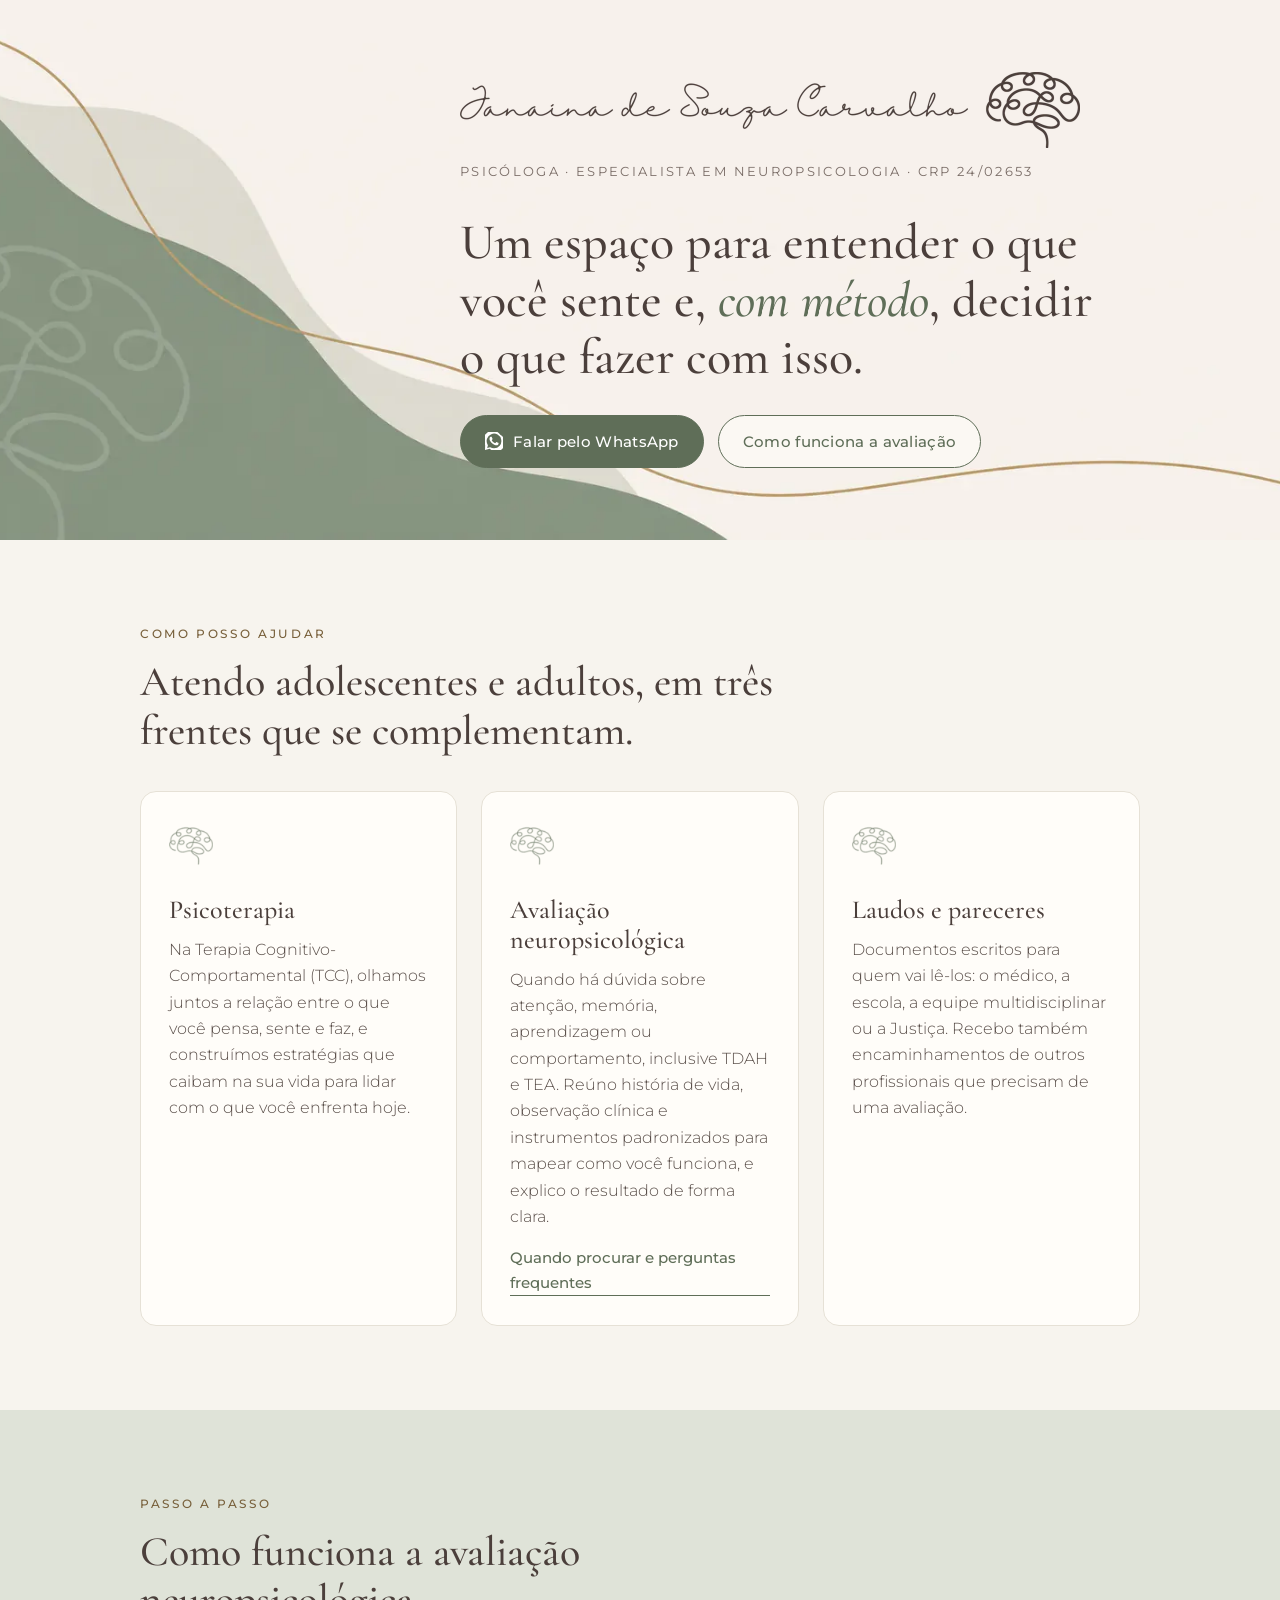
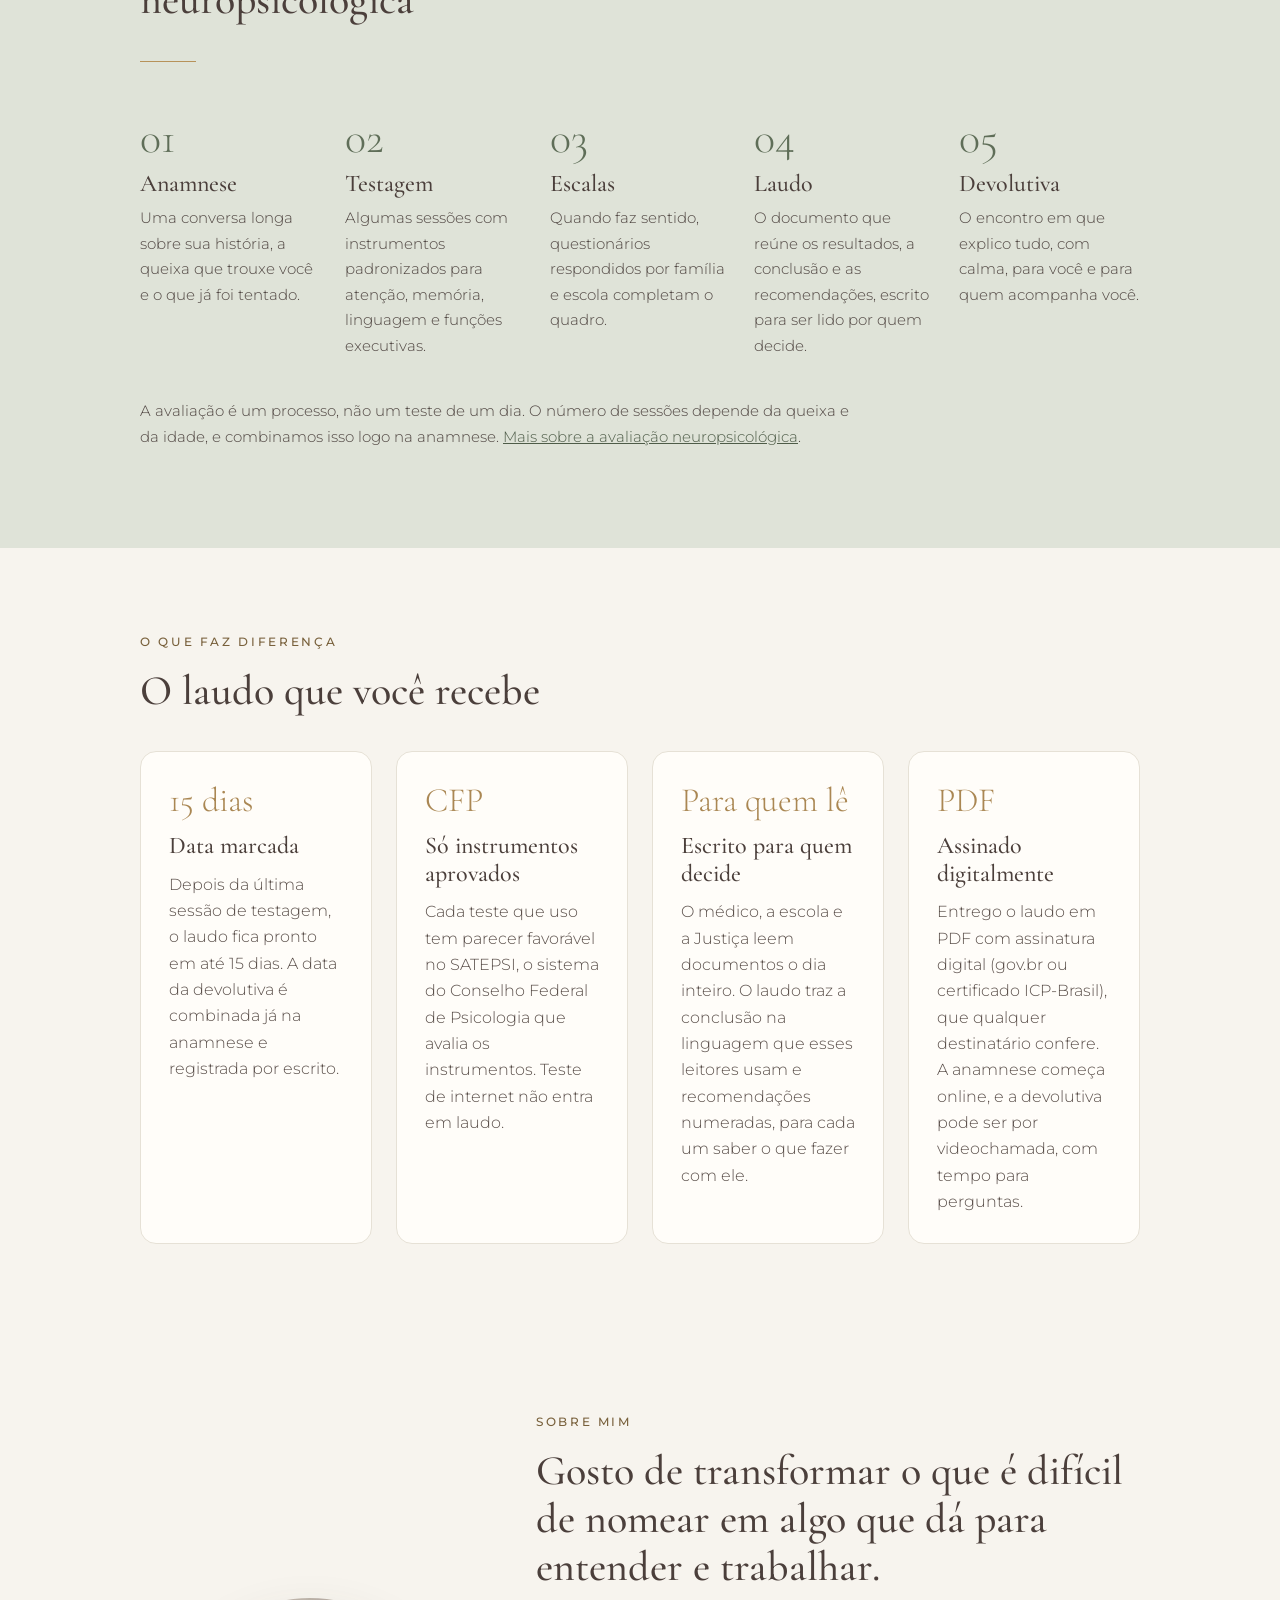
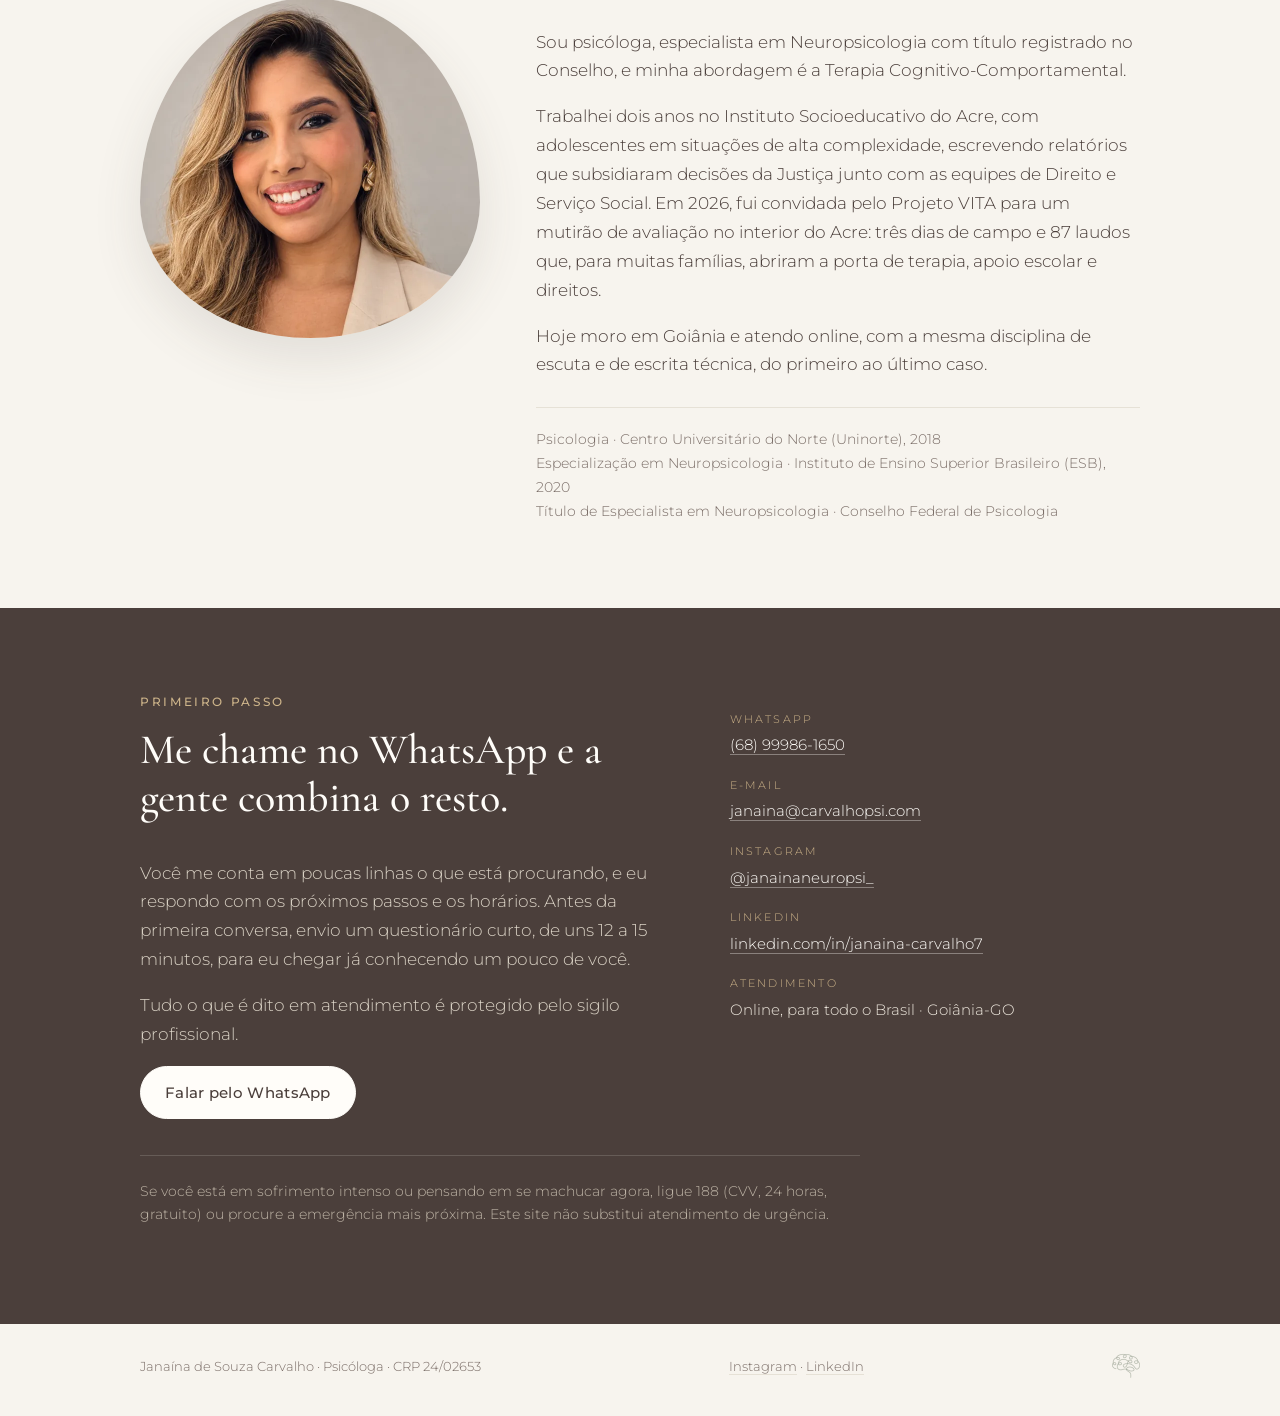
<file: index.html>
<!doctype html>
<html lang="pt-BR">
<head>
<meta charset="utf-8">
<meta name="viewport" content="width=device-width, initial-scale=1">
<title>Janaína de Souza Carvalho · Psicóloga · Avaliação neuropsicológica e TCC</title>
<meta name="description" content="Psicóloga especialista em Neuropsicologia (CRP 24/02653). Avaliação neuropsicológica (atenção, memória, aprendizagem, TDAH e TEA), laudos e psicoterapia TCC para adolescentes e adultos.">
<link rel="icon" type="image/png" href="/img/favicon.png">
<link rel="canonical" href="https://carvalhopsi.com/">
<meta property="og:type" content="website">
<meta property="og:locale" content="pt_BR">
<meta property="og:site_name" content="Janaína de Souza Carvalho · Psicóloga · CRP 24/02653">
<meta property="og:title" content="Janaína de Souza Carvalho · Psicóloga">
<meta property="og:description" content="Psicoterapia e avaliação neuropsicológica para adolescentes e adultos, online. Especialista em Neuropsicologia, CRP 24/02653.">
<meta property="og:url" content="https://carvalhopsi.com/">
<meta property="og:image" content="https://carvalhopsi.com/img/previa-site.jpg">
<meta property="og:image:type" content="image/jpeg">
<meta property="og:image:width" content="1200">
<meta property="og:image:height" content="630">
<meta property="og:image:alt" content="Janaína de Souza Carvalho, psicóloga, especialista em Neuropsicologia, CRP 24/02653.">
<meta name="twitter:card" content="summary_large_image">
<link rel="preload" href="/fontes/montserrat.woff2" as="font" type="font/woff2" crossorigin>
<link rel="preload" href="/fontes/cormorant-garamond.woff2" as="font" type="font/woff2" crossorigin>
<link rel="stylesheet" href="/estilo.css">
<script type="application/ld+json">
{
  "@context": "https://schema.org",
  "@graph": [
    {
      "@type": "Person",
      "@id": "https://carvalhopsi.com/#janaina",
      "name": "Janaína de Souza Carvalho",
      "jobTitle": "Psicóloga, especialista em Neuropsicologia",
      "url": "https://carvalhopsi.com/",
      "image": "https://carvalhopsi.com/img/jana.jpg",
      "email": "mailto:janaina@carvalhopsi.com",
      "telephone": "+55-68-99986-1650",
      "knowsAbout": ["Avaliação neuropsicológica", "Neuropsicologia", "Terapia Cognitivo-Comportamental", "TDAH", "Transtorno do Espectro Autista", "Laudo psicológico"],
      "alumniOf": [
        {"@type": "CollegeOrUniversity", "name": "Centro Universitário do Norte (Uninorte)"},
        {"@type": "EducationalOrganization", "name": "Instituto de Ensino Superior Brasileiro (ESB)"}
      ],
      "hasCredential": [
        {"@type": "EducationalOccupationalCredential", "credentialCategory": "Registro profissional", "name": "CRP 24/02653", "recognizedBy": {"@type": "Organization", "name": "Conselho Regional de Psicologia da 24ª Região"}},
        {"@type": "EducationalOccupationalCredential", "credentialCategory": "Título de especialista", "name": "Especialista em Neuropsicologia", "recognizedBy": {"@type": "Organization", "name": "Conselho Federal de Psicologia"}}
      ],
      "sameAs": ["https://www.instagram.com/janainaneuropsi_/", "https://www.linkedin.com/in/janaina-carvalho7"]
    },
    {
      "@type": "ProfessionalService",
      "@id": "https://carvalhopsi.com/#atendimento",
      "name": "Janaína de Souza Carvalho · Psicóloga",
      "url": "https://carvalhopsi.com/",
      "image": "https://carvalhopsi.com/img/previa-site.jpg",
      "logo": "https://carvalhopsi.com/img/favicon.png",
      "telephone": "+55-68-99986-1650",
      "email": "mailto:janaina@carvalhopsi.com",
      "founder": {"@id": "https://carvalhopsi.com/#janaina"},
      "address": {"@type": "PostalAddress", "addressLocality": "Goiânia", "addressRegion": "GO", "addressCountry": "BR"},
      "areaServed": {"@type": "Country", "name": "Brasil"},
      "availableLanguage": "pt-BR",
      "makesOffer": [
        {"@type": "Offer", "itemOffered": {"@type": "Service", "name": "Avaliação neuropsicológica", "url": "https://carvalhopsi.com/avaliacao-neuropsicologica/"}},
        {"@type": "Offer", "itemOffered": {"@type": "Service", "name": "Psicoterapia (Terapia Cognitivo-Comportamental)"}},
        {"@type": "Offer", "itemOffered": {"@type": "Service", "name": "Laudos e pareceres psicológicos"}}
      ]
    }
  ]
}
</script>
</head>
<body>

<header class="topo">
  <div class="limite"><div class="conteudo">
    <img class="nome" src="/img/nome.webp" width="1240" height="152" fetchpriority="high" alt="Janaína de Souza Carvalho">
    <p class="cargo">Psicóloga · Especialista em Neuropsicologia · CRP 24/02653</p>
    <h1>Um espaço para entender o que você sente e, <em>com método</em>, decidir o que fazer com isso.</h1>
    <div class="botoes">
      <a class="btn btn-cheio" href="https://wa.me/5568999861650?text=Ol%C3%A1%2C%20Jana%C3%ADna%21%20Vim%20pelo%20site." target="_blank" rel="noopener">
        <svg viewBox="0 0 24 24" aria-hidden="true"><path d="M17.5 14.4c-.3-.1-1.8-.9-2-1-.3-.1-.5-.1-.7.1-.2.3-.8 1-.9 1.2-.2.2-.3.2-.6.1-.3-.1-1.3-.5-2.4-1.5-.9-.8-1.5-1.8-1.7-2.1-.2-.3 0-.5.1-.6l.4-.5.3-.5c.1-.2 0-.4 0-.5l-.9-2.2c-.2-.6-.5-.5-.7-.5h-.6c-.2 0-.5.1-.8.4-.3.3-1 1-1 2.5s1.1 2.9 1.2 3.1c.1.2 2.1 3.2 5.1 4.5.7.3 1.3.5 1.7.6.7.2 1.4.2 1.9.1.6-.1 1.8-.7 2-1.4.2-.7.2-1.3.2-1.4-.1-.2-.3-.3-.6-.4M12 21.8c-1.8 0-3.5-.5-5-1.4l-.4-.2-3.7 1 1-3.6-.2-.4A9.8 9.8 0 1 1 12 21.8m8.4-18.2A11.8 11.8 0 0 0 .2 17.7L0 24l6.4-1.7A11.8 11.8 0 1 0 20.4 3.6"/></svg>
        Falar pelo WhatsApp
      </a>
      <a class="btn btn-vazio" href="#avaliacao">Como funciona a avaliação</a>
    </div>
  </div></div>
</header>

<main>

<section id="ajuda">
  <div class="limite">
    <p class="rotulo">Como posso ajudar</p>
    <h2>Atendo adolescentes e adultos, em três frentes que se complementam.</h2>
    <div class="cartoes">
      <article class="cartao">
        <img class="marca" src="/img/cerebro.webp" width="44" height="44" alt="">
        <h3>Psicoterapia</h3>
        <p>Na Terapia Cognitivo-Comportamental (TCC), olhamos juntos a relação entre o que você pensa, sente e faz, e construímos estratégias que caibam na sua vida para lidar com o que você enfrenta hoje.</p>
      </article>
      <article class="cartao">
        <img class="marca" src="/img/cerebro.webp" width="44" height="44" alt="">
        <h3>Avaliação neuropsicológica</h3>
        <p>Quando há dúvida sobre atenção, memória, aprendizagem ou comportamento, inclusive TDAH e TEA. Reúno história de vida, observação clínica e instrumentos padronizados para mapear como você funciona, e explico o resultado de forma clara.</p>
        <a class="saiba" href="/avaliacao-neuropsicologica/">Quando procurar e perguntas frequentes</a>
      </article>
      <article class="cartao">
        <img class="marca" src="/img/cerebro.webp" width="44" height="44" alt="">
        <h3>Laudos e pareceres</h3>
        <p>Documentos escritos para quem vai lê-los: o médico, a escola, a equipe multidisciplinar ou a Justiça. Recebo também encaminhamentos de outros profissionais que precisam de uma avaliação.</p>
      </article>
    </div>
  </div>
</section>

<section id="avaliacao" class="etapas-fundo">
  <div class="limite">
    <p class="rotulo">Passo a passo</p>
    <h2>Como funciona a avaliação neuropsicológica</h2>
    <div class="fio"></div>
    <div class="etapas">
      <div class="etapa"><h3>Anamnese</h3><p>Uma conversa longa sobre sua história, a queixa que trouxe você e o que já foi tentado.</p></div>
      <div class="etapa"><h3>Testagem</h3><p>Algumas sessões com instrumentos padronizados para atenção, memória, linguagem e funções executivas.</p></div>
      <div class="etapa"><h3>Escalas</h3><p>Quando faz sentido, questionários respondidos por família e escola completam o quadro.</p></div>
      <div class="etapa"><h3>Laudo</h3><p>O documento que reúne os resultados, a conclusão e as recomendações, escrito para ser lido por quem decide.</p></div>
      <div class="etapa"><h3>Devolutiva</h3><p>O encontro em que explico tudo, com calma, para você e para quem acompanha você.</p></div>
    </div>
    <p class="nota">A avaliação é um processo, não um teste de um dia. O número de sessões depende da queixa e da idade, e combinamos isso logo na anamnese. <a href="/avaliacao-neuropsicologica/">Mais sobre a avaliação neuropsicológica</a>.</p>
  </div>
</section>

<section id="laudo">
  <div class="limite">
    <p class="rotulo">O que faz diferença</p>
    <h2>O laudo que você recebe</h2>
    <div class="cartoes diferenciais">
      <article class="cartao">
        <span class="numero">15 dias</span>
        <h3>Data marcada</h3>
        <p>Depois da última sessão de testagem, o laudo fica pronto em até 15 dias. A data da devolutiva é combinada já na anamnese e registrada por escrito.</p>
      </article>
      <article class="cartao">
        <span class="numero">CFP</span>
        <h3>Só instrumentos aprovados</h3>
        <p>Cada teste que uso tem parecer favorável no SATEPSI, o sistema do Conselho Federal de Psicologia que avalia os instrumentos. Teste de internet não entra em laudo.</p>
      </article>
      <article class="cartao">
        <span class="numero">Para quem lê</span>
        <h3>Escrito para quem decide</h3>
        <p>O médico, a escola e a Justiça leem documentos o dia inteiro. O laudo traz a conclusão na linguagem que esses leitores usam e recomendações numeradas, para cada um saber o que fazer com ele.</p>
      </article>
      <article class="cartao">
        <span class="numero">PDF</span>
        <h3>Assinado digitalmente</h3>
        <p>Entrego o laudo em PDF com assinatura digital (gov.br ou certificado ICP-Brasil), que qualquer destinatário confere. A anamnese começa online, e a devolutiva pode ser por videochamada, com tempo para perguntas.</p>
      </article>
    </div>
  </div>
</section>

<section id="sobre">
  <div class="limite sobre">
    <img src="/img/jana.webp" width="680" height="680" loading="lazy" alt="Janaína de Souza Carvalho">
    <div>
      <p class="rotulo">Sobre mim</p>
      <h2>Gosto de transformar o que é difícil de nomear em algo que dá para entender e trabalhar.</h2>
      <p>Sou psicóloga, especialista em Neuropsicologia com título registrado no Conselho, e minha abordagem é a Terapia Cognitivo-Comportamental.</p>
      <p>Trabalhei dois anos no Instituto Socioeducativo do Acre, com adolescentes em situações de alta complexidade, escrevendo relatórios que subsidiaram decisões da Justiça junto com as equipes de Direito e Serviço Social. Em 2026, fui convidada pelo Projeto VITA para um mutirão de avaliação no interior do Acre: três dias de campo e 87 laudos que, para muitas famílias, abriram a porta de terapia, apoio escolar e direitos.</p>
      <p>Hoje moro em Goiânia e atendo online, com a mesma disciplina de escuta e de escrita técnica, do primeiro ao último caso.</p>
      <div class="formacao">
        <span>Psicologia · Centro Universitário do Norte (Uninorte), 2018</span>
        <span>Especialização em Neuropsicologia · Instituto de Ensino Superior Brasileiro (ESB), 2020</span>
        <span>Título de Especialista em Neuropsicologia · Conselho Federal de Psicologia</span>
      </div>
    </div>
  </div>
</section>

<section id="contato" class="contato-fundo">
  <div class="limite contato">
    <div>
      <p class="rotulo">Primeiro passo</p>
      <h2>Me chame no WhatsApp e a gente combina o resto.</h2>
      <p>Você me conta em poucas linhas o que está procurando, e eu respondo com os próximos passos e os horários. Antes da primeira conversa, envio um questionário curto, de uns 12 a 15 minutos, para eu chegar já conhecendo um pouco de você.</p>
      <p>Tudo o que é dito em atendimento é protegido pelo sigilo profissional.</p>
      <a class="btn btn-cheio" href="https://wa.me/5568999861650?text=Ol%C3%A1%2C%20Jana%C3%ADna%21%20Vim%20pelo%20site." target="_blank" rel="noopener">Falar pelo WhatsApp</a>
    </div>
    <dl>
      <dt>WhatsApp</dt><dd><a href="https://wa.me/5568999861650?text=Ol%C3%A1%2C%20Jana%C3%ADna%21%20Vim%20pelo%20site." target="_blank" rel="noopener">(68) 99986-1650</a></dd>
      <dt>E-mail</dt><dd><a href="mailto:janaina@carvalhopsi.com">janaina@carvalhopsi.com</a></dd>
      <dt>Instagram</dt><dd><a href="https://www.instagram.com/janainaneuropsi_/" target="_blank" rel="noopener">@janainaneuropsi_</a></dd>
      <dt>LinkedIn</dt><dd><a href="https://www.linkedin.com/in/janaina-carvalho7" target="_blank" rel="noopener">linkedin.com/in/janaina-carvalho7</a></dd>
      <dt>Atendimento</dt><dd>Online, para todo o Brasil · Goiânia-GO</dd>
    </dl>
  </div>
  <div class="limite">
    <p class="aviso">Se você está em sofrimento intenso ou pensando em se machucar agora, ligue 188 (CVV, 24 horas, gratuito) ou procure a emergência mais próxima. Este site não substitui atendimento de urgência.</p>
  </div>
</section>

</main>

<footer>
  <div class="limite">
    <span>Janaína de Souza Carvalho · Psicóloga · CRP 24/02653</span>
    <span class="redes"><a href="https://www.instagram.com/janainaneuropsi_/" target="_blank" rel="noopener">Instagram</a> · <a href="https://www.linkedin.com/in/janaina-carvalho7" target="_blank" rel="noopener">LinkedIn</a></span>
    <span><img src="/img/cerebro.webp" width="28" height="28" alt=""></span>
  </div>
</footer>

<!-- Cloudflare Web Analytics -->
<script defer src="https://static.cloudflareinsights.com/beacon.min.js" data-cf-beacon='{"token": "88baa5c1496a4f218663370bce8ad5f0"}'></script>

</body>
</html>
</file>
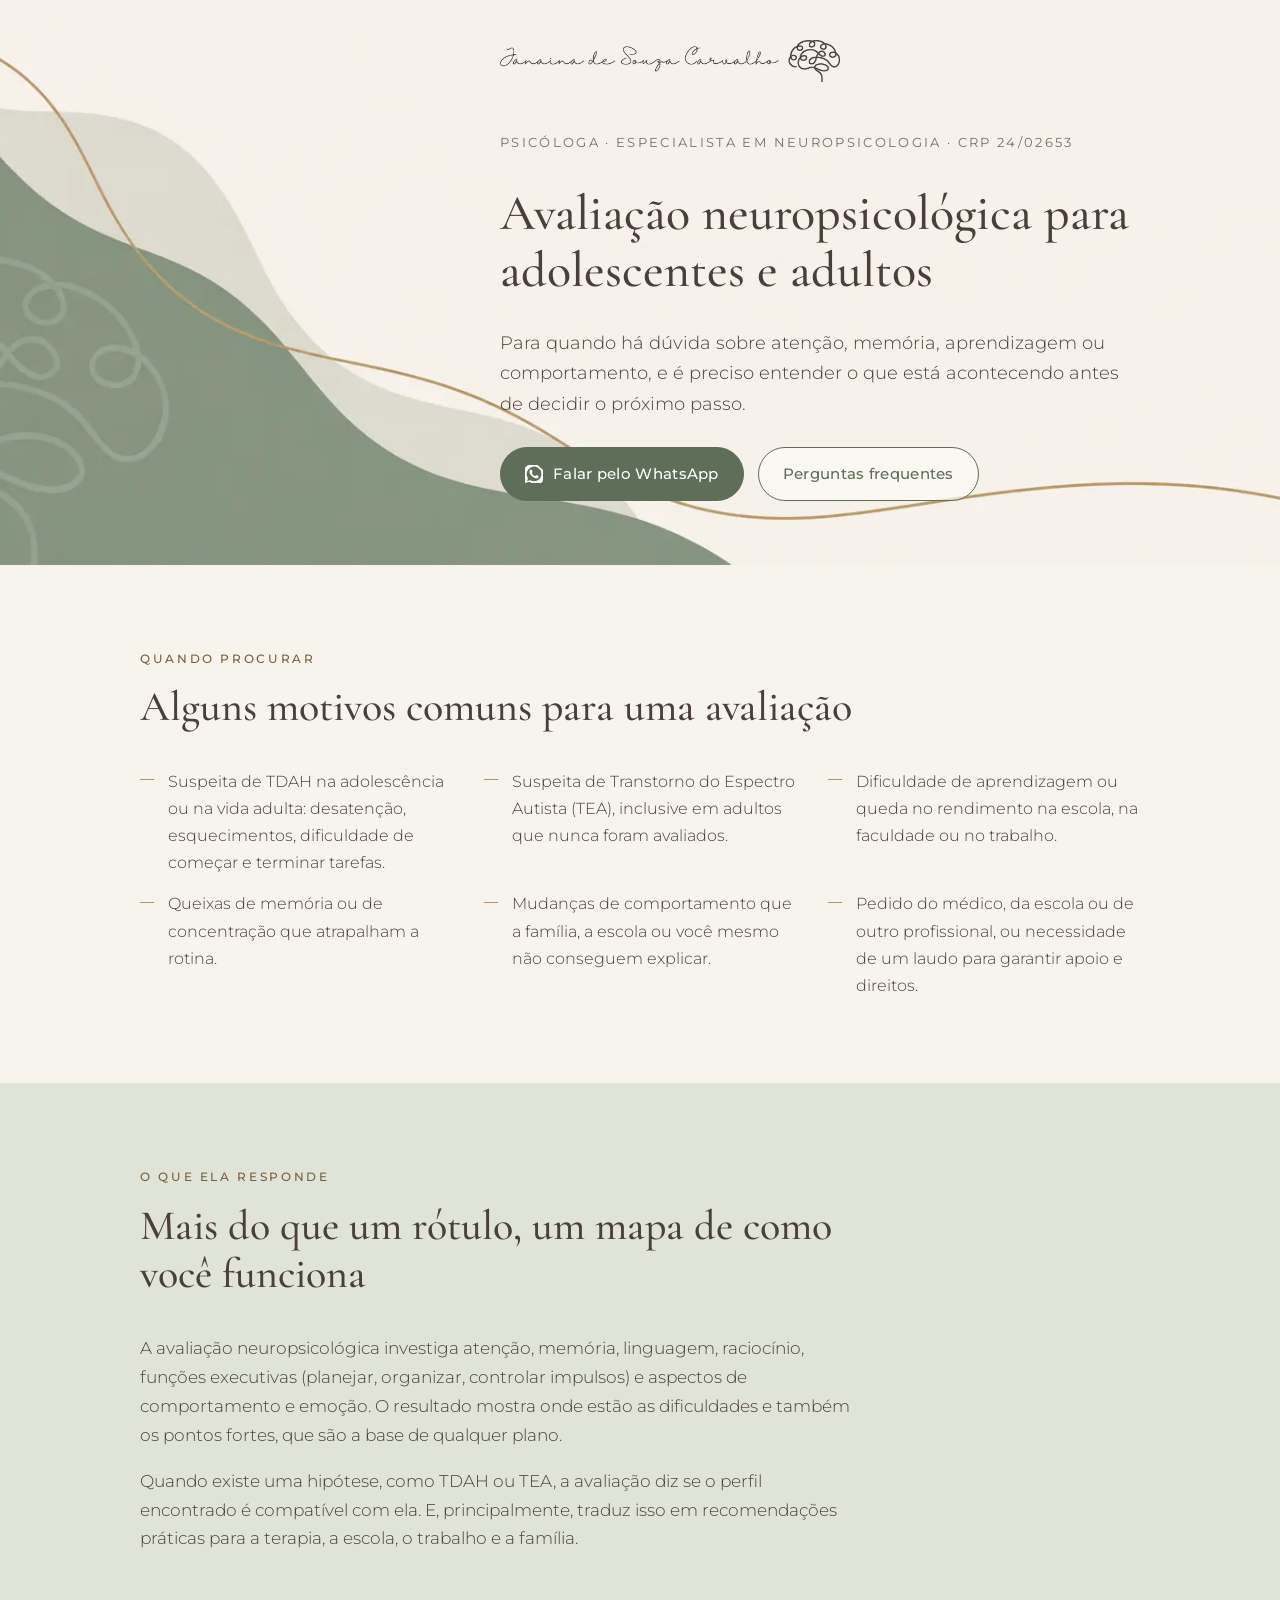
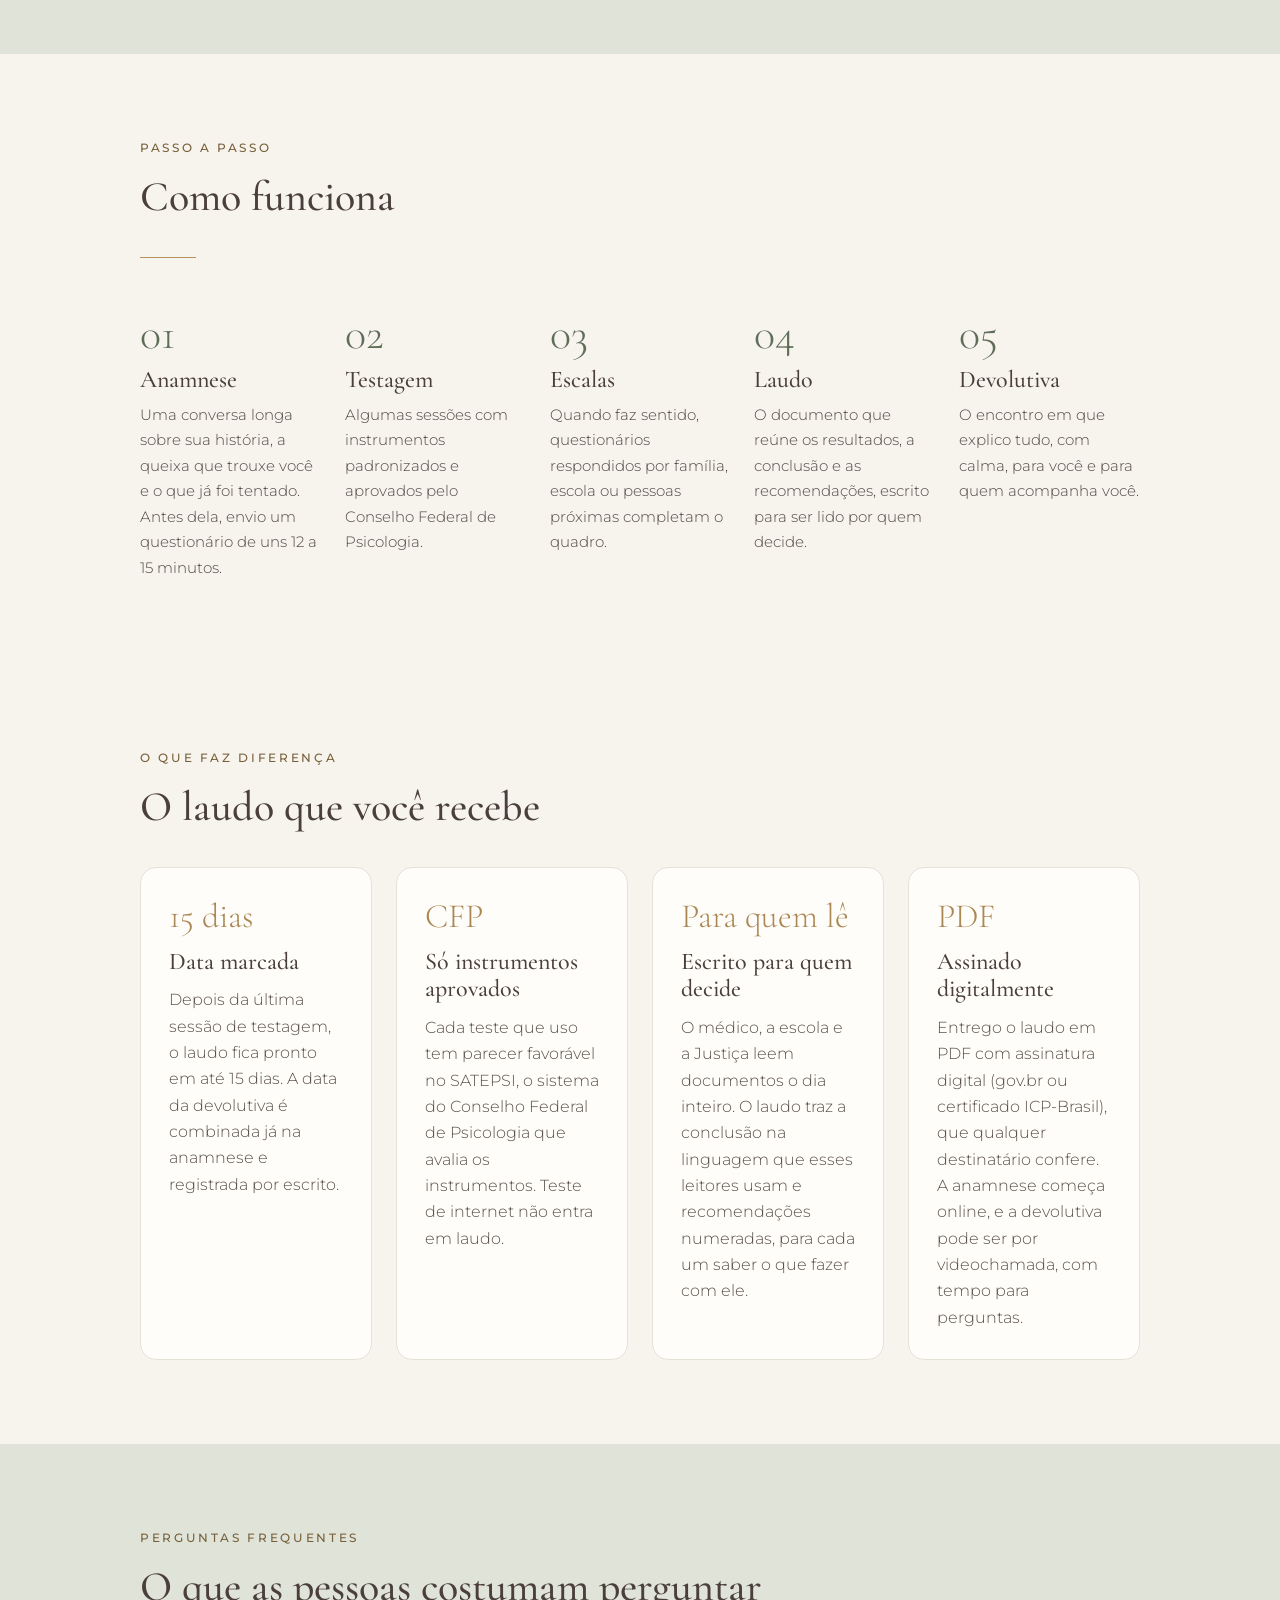
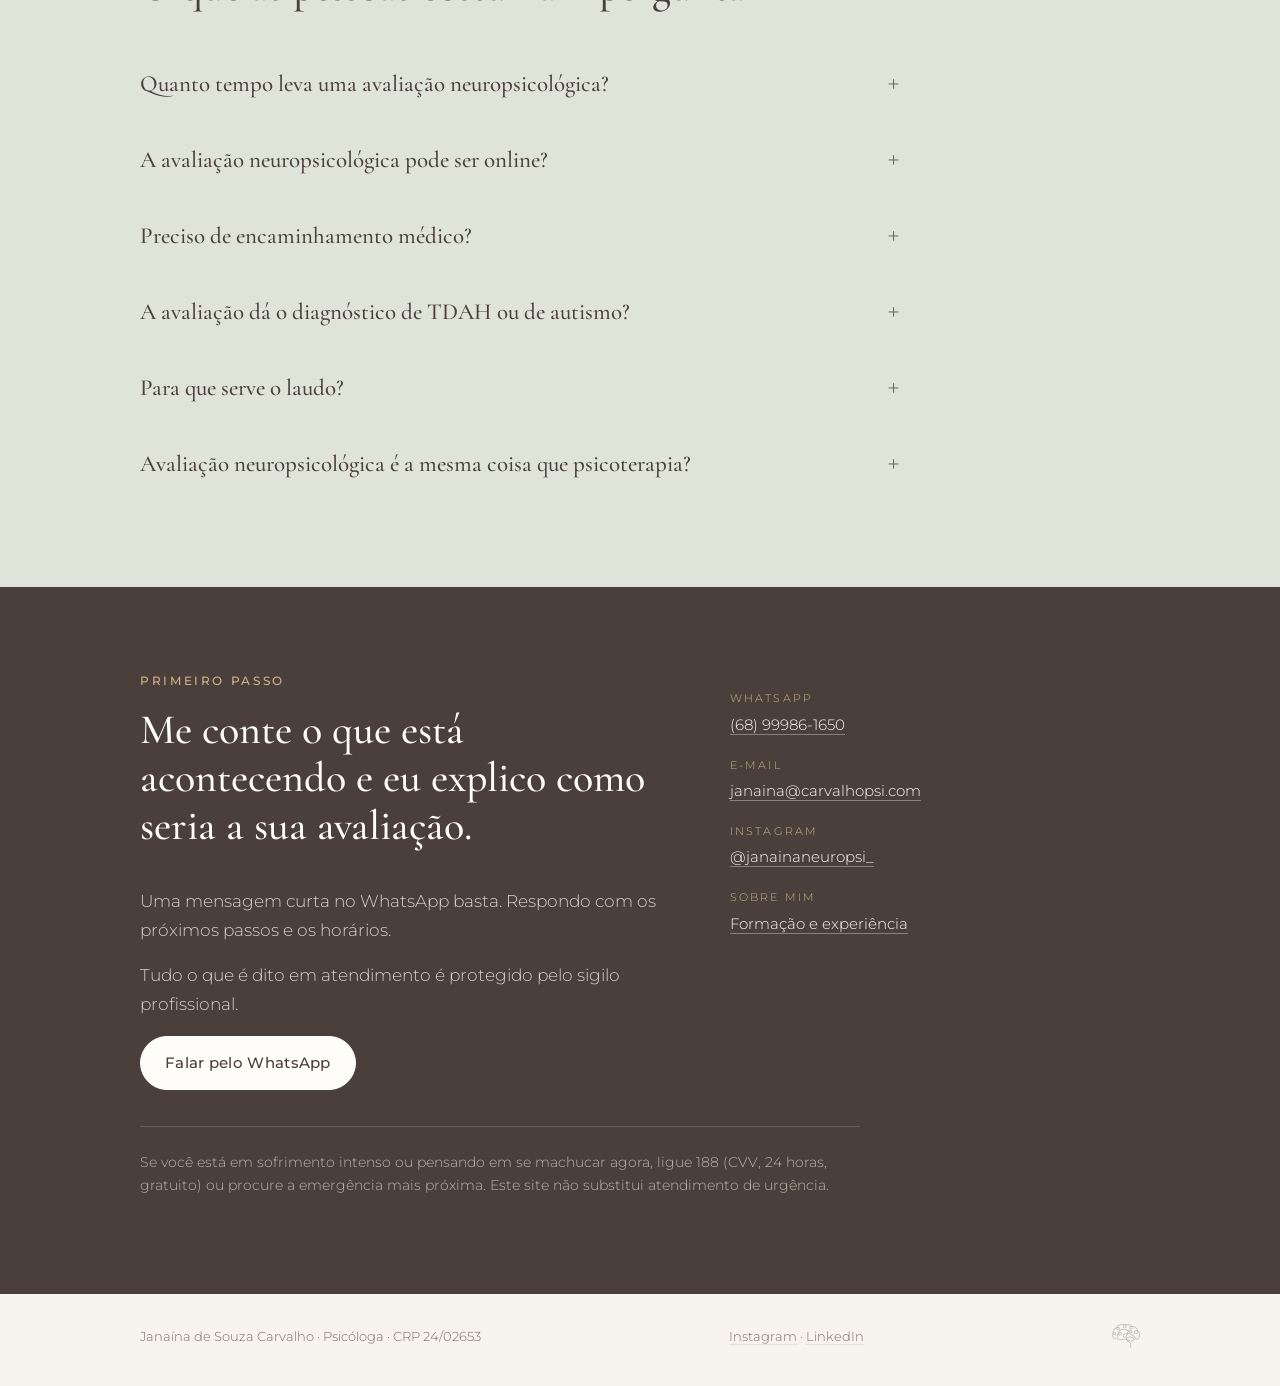
<file: avaliacao-neuropsicologica/index.html>
<!doctype html>
<html lang="pt-BR">
<head>
<meta charset="utf-8">
<meta name="viewport" content="width=device-width, initial-scale=1">
<title>Avaliação neuropsicológica: TDAH, TEA, memória e aprendizagem · Janaína de Souza Carvalho, psicóloga</title>
<meta name="description" content="Avaliação neuropsicológica para adolescentes e adultos: quando procurar, como funciona, o que o laudo responde e perguntas frequentes. Janaína de Souza Carvalho, especialista em Neuropsicologia, CRP 24/02653.">
<link rel="icon" type="image/png" href="/img/favicon.png">
<link rel="canonical" href="https://carvalhopsi.com/avaliacao-neuropsicologica/">
<meta property="og:type" content="article">
<meta property="og:locale" content="pt_BR">
<meta property="og:site_name" content="Janaína de Souza Carvalho · Psicóloga · CRP 24/02653">
<meta property="og:title" content="Avaliação neuropsicológica: quando procurar e como funciona">
<meta property="og:description" content="Atenção, memória, aprendizagem, TDAH e TEA em adolescentes e adultos. Janaína de Souza Carvalho, especialista em Neuropsicologia, CRP 24/02653.">
<meta property="og:url" content="https://carvalhopsi.com/avaliacao-neuropsicologica/">
<meta property="og:image" content="https://carvalhopsi.com/img/previa-site.jpg">
<meta property="og:image:type" content="image/jpeg">
<meta property="og:image:width" content="1200">
<meta property="og:image:height" content="630">
<meta property="og:image:alt" content="Janaína de Souza Carvalho, psicóloga, especialista em Neuropsicologia, CRP 24/02653.">
<meta name="twitter:card" content="summary_large_image">
<link rel="preload" href="/fontes/montserrat.woff2" as="font" type="font/woff2" crossorigin>
<link rel="preload" href="/fontes/cormorant-garamond.woff2" as="font" type="font/woff2" crossorigin>
<link rel="stylesheet" href="/estilo.css">
<script type="application/ld+json">
{
  "@context": "https://schema.org",
  "@graph": [
    {
      "@type": "Service",
      "@id": "https://carvalhopsi.com/avaliacao-neuropsicologica/#servico",
      "name": "Avaliação neuropsicológica",
      "serviceType": "Avaliação neuropsicológica",
      "url": "https://carvalhopsi.com/avaliacao-neuropsicologica/",
      "description": "Avaliação de atenção, memória, linguagem, funções executivas, aprendizagem e comportamento em adolescentes e adultos, inclusive nas hipóteses de TDAH e TEA, com laudo e devolutiva.",
      "audience": {"@type": "PeopleAudience", "suggestedMinAge": 12},
      "provider": {"@id": "https://carvalhopsi.com/#janaina"},
      "areaServed": {"@type": "Country", "name": "Brasil"}
    },
    {
      "@type": "BreadcrumbList",
      "itemListElement": [
        {"@type": "ListItem", "position": 1, "name": "Início", "item": "https://carvalhopsi.com/"},
        {"@type": "ListItem", "position": 2, "name": "Avaliação neuropsicológica", "item": "https://carvalhopsi.com/avaliacao-neuropsicologica/"}
      ]
    },
    {
      "@type": "FAQPage",
      "mainEntity": [
        {"@type": "Question", "name": "Quanto tempo leva uma avaliação neuropsicológica?",
         "acceptedAnswer": {"@type": "Answer", "text": "Depende da queixa, da idade e de quantas áreas precisam ser investigadas. Em geral são algumas semanas entre a anamnese e a devolutiva. O número de sessões é combinado logo na anamnese, antes de começar a testagem."}},
        {"@type": "Question", "name": "A avaliação neuropsicológica pode ser online?",
         "acceptedAnswer": {"@type": "Answer", "text": "As entrevistas e a devolutiva podem ser online. Um teste só é aplicado a distância quando é aprovado pelo Conselho Federal de Psicologia para esse formato; quando não é, a testagem é presencial. Isso é combinado na anamnese, conforme os instrumentos que o caso pede."}},
        {"@type": "Question", "name": "Preciso de encaminhamento médico?",
         "acceptedAnswer": {"@type": "Answer", "text": "Não é obrigatório. Se você tiver um pedido do médico, da escola ou de outro profissional, traga: ele ajuda a definir a pergunta que a avaliação precisa responder."}},
        {"@type": "Question", "name": "A avaliação dá o diagnóstico de TDAH ou de autismo?",
         "acceptedAnswer": {"@type": "Answer", "text": "A avaliação mostra como você funciona e se esse perfil é compatível com a hipótese levantada. O laudo é uma peça importante para o diagnóstico, que costuma ser fechado junto com o médico que acompanha o caso, como o psiquiatra ou o neurologista."}},
        {"@type": "Question", "name": "Para que serve o laudo?",
         "acceptedAnswer": {"@type": "Answer", "text": "Para orientar quem vai decidir os próximos passos: o médico, a escola, a empresa, a equipe que acompanha você ou a Justiça. Ele segue as regras do Conselho Federal de Psicologia para documentos psicológicos e traz os resultados, a conclusão e as recomendações."}},
        {"@type": "Question", "name": "Avaliação neuropsicológica é a mesma coisa que psicoterapia?",
         "acceptedAnswer": {"@type": "Answer", "text": "Não. A avaliação tem começo, meio e fim e responde a uma pergunta. A psicoterapia é um acompanhamento contínuo. Muitas vezes uma leva à outra: o resultado da avaliação ajuda a planejar a terapia."}}
      ]
    }
  ]
}
</script>
</head>
<body>

<header class="topo topo-interno">
  <div class="limite"><div class="conteudo">
    <a class="marca-topo" href="/" aria-label="Início"><img src="/img/nome.webp" width="1240" height="152" fetchpriority="high" alt="Janaína de Souza Carvalho"></a>
    <p class="cargo">Psicóloga · Especialista em Neuropsicologia · CRP 24/02653</p>
    <h1>Avaliação neuropsicológica para adolescentes e adultos</h1>
    <p class="lead">Para quando há dúvida sobre atenção, memória, aprendizagem ou comportamento, e é preciso entender o que está acontecendo antes de decidir o próximo passo.</p>
    <div class="botoes">
      <a class="btn btn-cheio" href="https://wa.me/5568999861650?text=Ol%C3%A1%2C%20Jana%C3%ADna%21%20Vim%20pelo%20site%20e%20quero%20saber%20sobre%20a%20avalia%C3%A7%C3%A3o%20neuropsicol%C3%B3gica." target="_blank" rel="noopener">
        <svg viewBox="0 0 24 24" aria-hidden="true"><path d="M17.5 14.4c-.3-.1-1.8-.9-2-1-.3-.1-.5-.1-.7.1-.2.3-.8 1-.9 1.2-.2.2-.3.2-.6.1-.3-.1-1.3-.5-2.4-1.5-.9-.8-1.5-1.8-1.7-2.1-.2-.3 0-.5.1-.6l.4-.5.3-.5c.1-.2 0-.4 0-.5l-.9-2.2c-.2-.6-.5-.5-.7-.5h-.6c-.2 0-.5.1-.8.4-.3.3-1 1-1 2.5s1.1 2.9 1.2 3.1c.1.2 2.1 3.2 5.1 4.5.7.3 1.3.5 1.7.6.7.2 1.4.2 1.9.1.6-.1 1.8-.7 2-1.4.2-.7.2-1.3.2-1.4-.1-.2-.3-.3-.6-.4M12 21.8c-1.8 0-3.5-.5-5-1.4l-.4-.2-3.7 1 1-3.6-.2-.4A9.8 9.8 0 1 1 12 21.8m8.4-18.2A11.8 11.8 0 0 0 .2 17.7L0 24l6.4-1.7A11.8 11.8 0 1 0 20.4 3.6"/></svg>
        Falar pelo WhatsApp
      </a>
      <a class="btn btn-vazio" href="#perguntas">Perguntas frequentes</a>
    </div>
  </div></div>
</header>

<main>

<section id="quando">
  <div class="limite">
    <p class="rotulo">Quando procurar</p>
    <h2>Alguns motivos comuns para uma avaliação</h2>
    <ul class="lista">
      <li>Suspeita de TDAH na adolescência ou na vida adulta: desatenção, esquecimentos, dificuldade de começar e terminar tarefas.</li>
      <li>Suspeita de Transtorno do Espectro Autista (TEA), inclusive em adultos que nunca foram avaliados.</li>
      <li>Dificuldade de aprendizagem ou queda no rendimento na escola, na faculdade ou no trabalho.</li>
      <li>Queixas de memória ou de concentração que atrapalham a rotina.</li>
      <li>Mudanças de comportamento que a família, a escola ou você mesmo não conseguem explicar.</li>
      <li>Pedido do médico, da escola ou de outro profissional, ou necessidade de um laudo para garantir apoio e direitos.</li>
    </ul>
  </div>
</section>

<section id="responde" class="etapas-fundo">
  <div class="limite">
    <p class="rotulo">O que ela responde</p>
    <h2>Mais do que um rótulo, um mapa de como você funciona</h2>
    <div class="texto">
      <p>A avaliação neuropsicológica investiga atenção, memória, linguagem, raciocínio, funções executivas (planejar, organizar, controlar impulsos) e aspectos de comportamento e emoção. O resultado mostra onde estão as dificuldades e também os pontos fortes, que são a base de qualquer plano.</p>
      <p>Quando existe uma hipótese, como TDAH ou TEA, a avaliação diz se o perfil encontrado é compatível com ela. E, principalmente, traduz isso em recomendações práticas para a terapia, a escola, o trabalho e a família.</p>
    </div>
  </div>
</section>

<section id="etapas">
  <div class="limite">
    <p class="rotulo">Passo a passo</p>
    <h2>Como funciona</h2>
    <div class="fio"></div>
    <div class="etapas">
      <div class="etapa"><h3>Anamnese</h3><p>Uma conversa longa sobre sua história, a queixa que trouxe você e o que já foi tentado. Antes dela, envio um questionário de uns 12 a 15 minutos.</p></div>
      <div class="etapa"><h3>Testagem</h3><p>Algumas sessões com instrumentos padronizados e aprovados pelo Conselho Federal de Psicologia.</p></div>
      <div class="etapa"><h3>Escalas</h3><p>Quando faz sentido, questionários respondidos por família, escola ou pessoas próximas completam o quadro.</p></div>
      <div class="etapa"><h3>Laudo</h3><p>O documento que reúne os resultados, a conclusão e as recomendações, escrito para ser lido por quem decide.</p></div>
      <div class="etapa"><h3>Devolutiva</h3><p>O encontro em que explico tudo, com calma, para você e para quem acompanha você.</p></div>
    </div>
  </div>
</section>

<section id="laudo">
  <div class="limite">
    <p class="rotulo">O que faz diferença</p>
    <h2>O laudo que você recebe</h2>
    <div class="cartoes diferenciais">
      <article class="cartao">
        <span class="numero">15 dias</span>
        <h3>Data marcada</h3>
        <p>Depois da última sessão de testagem, o laudo fica pronto em até 15 dias. A data da devolutiva é combinada já na anamnese e registrada por escrito.</p>
      </article>
      <article class="cartao">
        <span class="numero">CFP</span>
        <h3>Só instrumentos aprovados</h3>
        <p>Cada teste que uso tem parecer favorável no SATEPSI, o sistema do Conselho Federal de Psicologia que avalia os instrumentos. Teste de internet não entra em laudo.</p>
      </article>
      <article class="cartao">
        <span class="numero">Para quem lê</span>
        <h3>Escrito para quem decide</h3>
        <p>O médico, a escola e a Justiça leem documentos o dia inteiro. O laudo traz a conclusão na linguagem que esses leitores usam e recomendações numeradas, para cada um saber o que fazer com ele.</p>
      </article>
      <article class="cartao">
        <span class="numero">PDF</span>
        <h3>Assinado digitalmente</h3>
        <p>Entrego o laudo em PDF com assinatura digital (gov.br ou certificado ICP-Brasil), que qualquer destinatário confere. A anamnese começa online, e a devolutiva pode ser por videochamada, com tempo para perguntas.</p>
      </article>
    </div>
  </div>
</section>

<section id="perguntas" class="etapas-fundo">
  <div class="limite">
    <p class="rotulo">Perguntas frequentes</p>
    <h2>O que as pessoas costumam perguntar</h2>
    <div class="perguntas">
      <details>
        <summary>Quanto tempo leva uma avaliação neuropsicológica?</summary>
        <p>Depende da queixa, da idade e de quantas áreas precisam ser investigadas. Em geral são algumas semanas entre a anamnese e a devolutiva. O número de sessões é combinado logo na anamnese, antes de começar a testagem.</p>
      </details>
      <details>
        <summary>A avaliação neuropsicológica pode ser online?</summary>
        <p>As entrevistas e a devolutiva podem ser online. Um teste só é aplicado a distância quando é aprovado pelo Conselho Federal de Psicologia para esse formato; quando não é, a testagem é presencial. Isso é combinado na anamnese, conforme os instrumentos que o caso pede.</p>
      </details>
      <details>
        <summary>Preciso de encaminhamento médico?</summary>
        <p>Não é obrigatório. Se você tiver um pedido do médico, da escola ou de outro profissional, traga: ele ajuda a definir a pergunta que a avaliação precisa responder.</p>
      </details>
      <details>
        <summary>A avaliação dá o diagnóstico de TDAH ou de autismo?</summary>
        <p>A avaliação mostra como você funciona e se esse perfil é compatível com a hipótese levantada. O laudo é uma peça importante para o diagnóstico, que costuma ser fechado junto com o médico que acompanha o caso, como o psiquiatra ou o neurologista.</p>
      </details>
      <details>
        <summary>Para que serve o laudo?</summary>
        <p>Para orientar quem vai decidir os próximos passos: o médico, a escola, a empresa, a equipe que acompanha você ou a Justiça. Ele segue as regras do Conselho Federal de Psicologia para documentos psicológicos e traz os resultados, a conclusão e as recomendações.</p>
      </details>
      <details>
        <summary>Avaliação neuropsicológica é a mesma coisa que psicoterapia?</summary>
        <p>Não. A avaliação tem começo, meio e fim e responde a uma pergunta. A psicoterapia é um acompanhamento contínuo. Muitas vezes uma leva à outra: o resultado da avaliação ajuda a planejar a terapia.</p>
      </details>
    </div>
  </div>
</section>

<section id="contato" class="contato-fundo">
  <div class="limite contato">
    <div>
      <p class="rotulo">Primeiro passo</p>
      <h2>Me conte o que está acontecendo e eu explico como seria a sua avaliação.</h2>
      <p>Uma mensagem curta no WhatsApp basta. Respondo com os próximos passos e os horários.</p>
      <p>Tudo o que é dito em atendimento é protegido pelo sigilo profissional.</p>
      <a class="btn btn-cheio" href="https://wa.me/5568999861650?text=Ol%C3%A1%2C%20Jana%C3%ADna%21%20Vim%20pelo%20site%20e%20quero%20saber%20sobre%20a%20avalia%C3%A7%C3%A3o%20neuropsicol%C3%B3gica." target="_blank" rel="noopener">Falar pelo WhatsApp</a>
    </div>
    <dl>
      <dt>WhatsApp</dt><dd><a href="https://wa.me/5568999861650?text=Ol%C3%A1%2C%20Jana%C3%ADna%21%20Vim%20pelo%20site%20e%20quero%20saber%20sobre%20a%20avalia%C3%A7%C3%A3o%20neuropsicol%C3%B3gica." target="_blank" rel="noopener">(68) 99986-1650</a></dd>
      <dt>E-mail</dt><dd><a href="mailto:janaina@carvalhopsi.com">janaina@carvalhopsi.com</a></dd>
      <dt>Instagram</dt><dd><a href="https://www.instagram.com/janainaneuropsi_/" target="_blank" rel="noopener">@janainaneuropsi_</a></dd>
      <dt>Sobre mim</dt><dd><a href="/#sobre">Formação e experiência</a></dd>
    </dl>
  </div>
  <div class="limite">
    <p class="aviso">Se você está em sofrimento intenso ou pensando em se machucar agora, ligue 188 (CVV, 24 horas, gratuito) ou procure a emergência mais próxima. Este site não substitui atendimento de urgência.</p>
  </div>
</section>

</main>

<footer>
  <div class="limite">
    <span>Janaína de Souza Carvalho · Psicóloga · CRP 24/02653</span>
    <span class="redes"><a href="https://www.instagram.com/janainaneuropsi_/" target="_blank" rel="noopener">Instagram</a> · <a href="https://www.linkedin.com/in/janaina-carvalho7" target="_blank" rel="noopener">LinkedIn</a></span>
    <span><a href="/"><img src="/img/cerebro.webp" width="28" height="28" alt="Início"></a></span>
  </div>
</footer>

<!-- Cloudflare Web Analytics -->
<script defer src="https://static.cloudflareinsights.com/beacon.min.js" data-cf-beacon='{"token": "88baa5c1496a4f218663370bce8ad5f0"}'></script>

</body>
</html>
</file>
<file: estilo.css>
/* Estilo comum do carvalhopsi.com. */
/* Fontes servidas pelo próprio site (subconjunto latino do Google Fonts, licença OFL em fontes/). */
@font-face { font-family: "Cormorant Garamond"; font-style: normal; font-weight: 300 700; font-display: swap; src: url("fontes/cormorant-garamond.woff2") format("woff2"); }
@font-face { font-family: "Cormorant Garamond"; font-style: italic; font-weight: 300 700; font-display: swap; src: url("fontes/cormorant-garamond-italico.woff2") format("woff2"); }
@font-face { font-family: "Montserrat"; font-style: normal; font-weight: 100 900; font-display: swap; src: url("fontes/montserrat.woff2") format("woff2"); }
:root {
  --creme: #f7f4ee;
  --cafe: #4b3f3b;
  --cafe-claro: #7a6d67;
  --salvia: #87967f;
  --salvia-escura: #5f6e58;
  --salvia-clara: #dfe3d8;
  --dourado: #b7925a;
  --dourado-texto: #78603b; /* dourado escurecido: contraste 4,5:1 em texto pequeno */
  --dourado-grande: #aa8753; /* dourado para texto grande (24 px ou mais): contraste 3:1 no branco */
  --branco: #fffdf9;
  --linha: #e6e1d6;
}
* { box-sizing: border-box; }
html { scroll-behavior: smooth; }
body {
  margin: 0;
  background: var(--creme);
  color: var(--cafe);
  font: 300 17px/1.7 "Montserrat", "Segoe UI", Arial, sans-serif;
  -webkit-font-smoothing: antialiased;
}
h1, h2, h3 {
  font-family: "Cormorant Garamond", Georgia, serif;
  font-weight: 500;
  line-height: 1.15;
  margin: 0;
  color: var(--cafe);
}
a { color: var(--salvia-escura); }
p { margin: 0 0 1em; }
.limite { max-width: 1040px; margin: 0 auto; padding: 0 20px; }

/* Topo */
.topo {
  position: relative;
  overflow: hidden;
  background: var(--creme) url("img/capa.webp") no-repeat center / cover;
  min-height: 540px;
  display: flex;
  align-items: center;
}
.topo .limite { padding-top: 72px; padding-bottom: 72px; width: 100%; }
.topo .conteudo { max-width: 680px; }
@media (min-width: 900px) { .topo .conteudo { margin-left: auto; } }
.topo .nome { width: min(620px, 92%); height: auto; display: block; margin-bottom: 12px; }
.topo .cargo {
  font-size: 13px; letter-spacing: .18em; text-transform: uppercase;
  color: var(--cafe-claro); margin: 0 0 32px; font-weight: 400;
}
.topo h1 { font-size: clamp(32px, 4.6vw, 50px); max-width: 640px; margin-bottom: 28px; }
.topo h1 em { font-style: italic; color: var(--salvia-escura); }
.botoes { display: flex; flex-wrap: wrap; gap: 14px; }
.btn {
  display: inline-flex; align-items: center; gap: 10px;
  padding: 13px 24px; border-radius: 999px; text-decoration: none;
  font-weight: 500; font-size: 15px; letter-spacing: .02em;
  border: 1.5px solid var(--salvia-escura); transition: background .2s, color .2s;
}
.btn-cheio { background: var(--salvia-escura); color: #fff; }
.btn-cheio:hover { background: #4e5c48; }
.btn-vazio { color: var(--salvia-escura); background: rgba(255,253,249,.6); }
.btn-vazio:hover { background: var(--branco); }
.btn svg { width: 18px; height: 18px; fill: currentColor; }

/* Seções */
section { padding: 84px 0; }
.rotulo {
  font-size: 12px; letter-spacing: .22em; text-transform: uppercase;
  color: var(--dourado-texto); font-weight: 500; margin: 0 0 14px;
}
h2 { font-size: clamp(30px, 3.6vw, 42px); margin-bottom: 36px; max-width: 720px; }
.fio { width: 56px; height: 1px; background: var(--dourado); margin: 0 0 40px; }

.cartoes { display: grid; grid-template-columns: repeat(auto-fit, minmax(260px, 1fr)); gap: 24px; }
.cartao {
  background: var(--branco); border: 1px solid var(--linha); border-radius: 16px;
  padding: 32px 28px 28px;
}
.cartao h3 { font-size: 26px; margin-bottom: 12px; }
.cartao p { margin: 0; font-size: 15.5px; color: #5a4f4a; }
.cartao .marca { width: 44px; height: 44px; margin-bottom: 18px; opacity: .85; }

/* Etapas */
.etapas-fundo { background: var(--salvia-clara); }
.etapas-fundo a { color: #4e5c48; }
.etapas { display: grid; grid-template-columns: repeat(auto-fit, minmax(180px, 1fr)); gap: 28px 24px; counter-reset: etapa; }
.etapa { position: relative; padding-top: 14px; }
.etapa::before {
  counter-increment: etapa; content: counter(etapa, decimal-leading-zero);
  font-family: "Cormorant Garamond", Georgia, serif; font-size: 44px; line-height: 1;
  color: var(--salvia-escura); display: block; margin-bottom: 10px;
}
.etapa h3 { font-size: 24px; margin-bottom: 8px; }
.etapa p { font-size: 15px; margin: 0; color: #4f4541; }
.etapas-fundo .nota { margin-top: 40px; font-size: 15px; color: #4f4541; max-width: 720px; }

/* Sobre */
.sobre { display: grid; grid-template-columns: minmax(240px, 340px) 1fr; gap: 56px; align-items: center; }
.sobre img {
  width: 100%; height: auto; border-radius: 50% 50% 50% 50% / 60% 60% 40% 40%;
  display: block; box-shadow: 0 20px 50px rgba(75,63,59,.12);
}
.sobre .formacao { margin-top: 28px; padding-top: 20px; border-top: 1px solid var(--linha); font-size: 14px; color: var(--cafe-claro); }
.sobre .formacao span { display: block; }

/* Contato */
.contato-fundo { background: var(--cafe); color: #efe9df; }
.contato-fundo h2, .contato-fundo h3 { color: #fffdf9; }
.contato-fundo .rotulo { color: #cdb48a; }
.contato { display: grid; grid-template-columns: 1.3fr 1fr; gap: 56px; align-items: start; }
.contato p { color: #d9d1c4; }
.contato .btn-cheio { background: #fffdf9; color: var(--cafe); border-color: #fffdf9; }
.contato .btn-cheio:hover { background: #efe9df; }
.contato dl { margin: 0; font-size: 15px; }
.contato dt { font-size: 11px; letter-spacing: .2em; text-transform: uppercase; color: #cdb48a; margin-top: 18px; }
.contato dd { margin: 4px 0 0; }
.contato dd a { color: #fffdf9; text-decoration: none; border-bottom: 1px solid rgba(255,253,249,.35); }
.aviso { margin-top: 36px; padding-top: 24px; border-top: 1px solid rgba(255,253,249,.15); font-size: 13.5px; color: #bfb5a7; max-width: 720px; }

footer { padding: 28px 0 36px; font-size: 13px; color: var(--cafe-claro); }
footer .limite { display: flex; flex-wrap: wrap; justify-content: space-between; align-items: center; gap: 8px 24px; }
footer img { height: 28px; width: auto; opacity: .7; vertical-align: middle; }

@media (max-width: 760px) {
  section { padding: 64px 0; }
  .topo { min-height: 0; background-position: 38% center; }
  .topo .limite { padding-top: 56px; padding-bottom: 56px; }
  .sobre, .contato { grid-template-columns: 1fr; gap: 32px; }
  .sobre img { max-width: 260px; }
}
@media (prefers-reduced-motion: reduce) { html { scroll-behavior: auto; } }

/* Páginas internas */
.topo-interno { min-height: 0; }
.topo-interno .limite { padding-top: 40px; padding-bottom: 64px; }
.topo-interno .conteudo { max-width: 640px; }
.topo-interno .marca-topo { display: inline-block; margin-bottom: 40px; }
.topo-interno .marca-topo img { width: min(340px, 70vw); height: auto; display: block; }
.topo-interno .lead { font-size: 18px; max-width: 640px; margin-bottom: 28px; }
.saiba { display: inline-block; margin-top: 16px; font-size: 14.5px; font-weight: 500; text-decoration: none; border-bottom: 1px solid currentColor; }
.lista { list-style: none; margin: 0; padding: 0; display: grid; grid-template-columns: repeat(auto-fit, minmax(300px, 1fr)); gap: 14px 32px; }
.lista li { position: relative; padding-left: 28px; font-size: 16px; }
.lista li::before { content: ""; position: absolute; left: 0; top: .72em; width: 14px; height: 1px; background: var(--dourado); }
.texto { max-width: 720px; }
.perguntas { max-width: 760px; }
.perguntas details { border-bottom: 1px solid var(--linha); padding: 18px 0; }
.perguntas summary {
  cursor: pointer; list-style: none; font-family: "Cormorant Garamond", Georgia, serif;
  font-size: 23px; font-weight: 500; display: flex; justify-content: space-between; gap: 16px;
}
.perguntas summary::-webkit-details-marker { display: none; }
.perguntas summary::after { content: "+"; color: var(--salvia-escura); font-family: "Montserrat", sans-serif; font-weight: 300; }
.perguntas details[open] summary::after { content: "−"; }
.perguntas details p { margin: 12px 0 0; font-size: 15.5px; color: #5a4f4a; }

/* Seção "O laudo que você recebe" */
.diferenciais { grid-template-columns: repeat(auto-fit, minmax(220px, 1fr)); }
.diferenciais .cartao h3 { font-size: 24px; }
.diferenciais .numero {
  display: block; font-family: "Cormorant Garamond", Georgia, serif; font-size: 34px; line-height: 1;
  color: var(--dourado-grande); margin-bottom: 14px;
}
footer .redes a { color: var(--cafe-claro); text-decoration: none; border-bottom: 1px solid var(--linha); }
footer .redes a:hover { color: var(--salvia-escura); }
</file>
